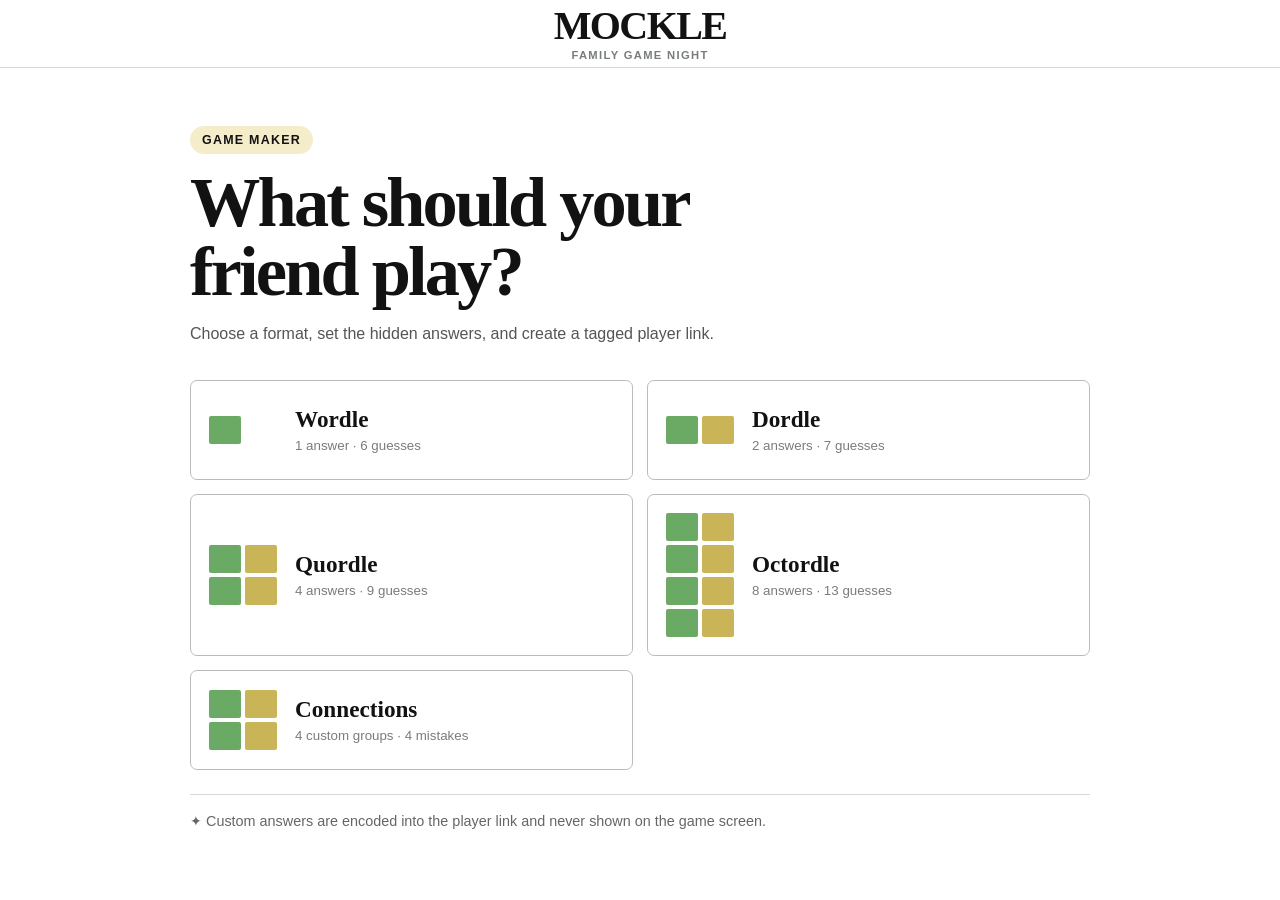
<file: connections/index.html>
<!doctype html>
<html lang="en">
<head>
<meta charset="utf-8">
<meta name="viewport" content="width=device-width,initial-scale=1">
<title>A custom Connections puzzle is waiting | Mockle</title>
<meta name="description" content="Someone made you a custom four-groups-of-four puzzle.">
<meta property="og:url" content="https://kylecoombs.com/mockle/connections/">
<meta property="og:type" content="website">
<meta property="og:site_name" content="Mockle">
<meta property="og:title" content="A custom Connections puzzle is waiting">
<meta property="og:description" content="Find four groups of four in a puzzle made just for you.">
<meta property="og:image" content="https://kylecoombs.com/mockle/share-connections.png">
<meta property="og:image:width" content="1200">
<meta property="og:image:height" content="630">
<meta name="twitter:card" content="summary_large_image">
<meta name="twitter:title" content="A custom Connections puzzle is waiting">
<meta name="twitter:description" content="Find four groups of four in a puzzle made just for you.">
<meta name="twitter:image" content="https://kylecoombs.com/mockle/share-connections.png">
<link rel="icon" href="../favicon-192.png">
<link rel="stylesheet" href="../mock.css?v=9">
</head>
<body>
<div id="mock-app"></div>
<script src="../mock-v2.js?v=9"></script>
</body>
</html>
</file>
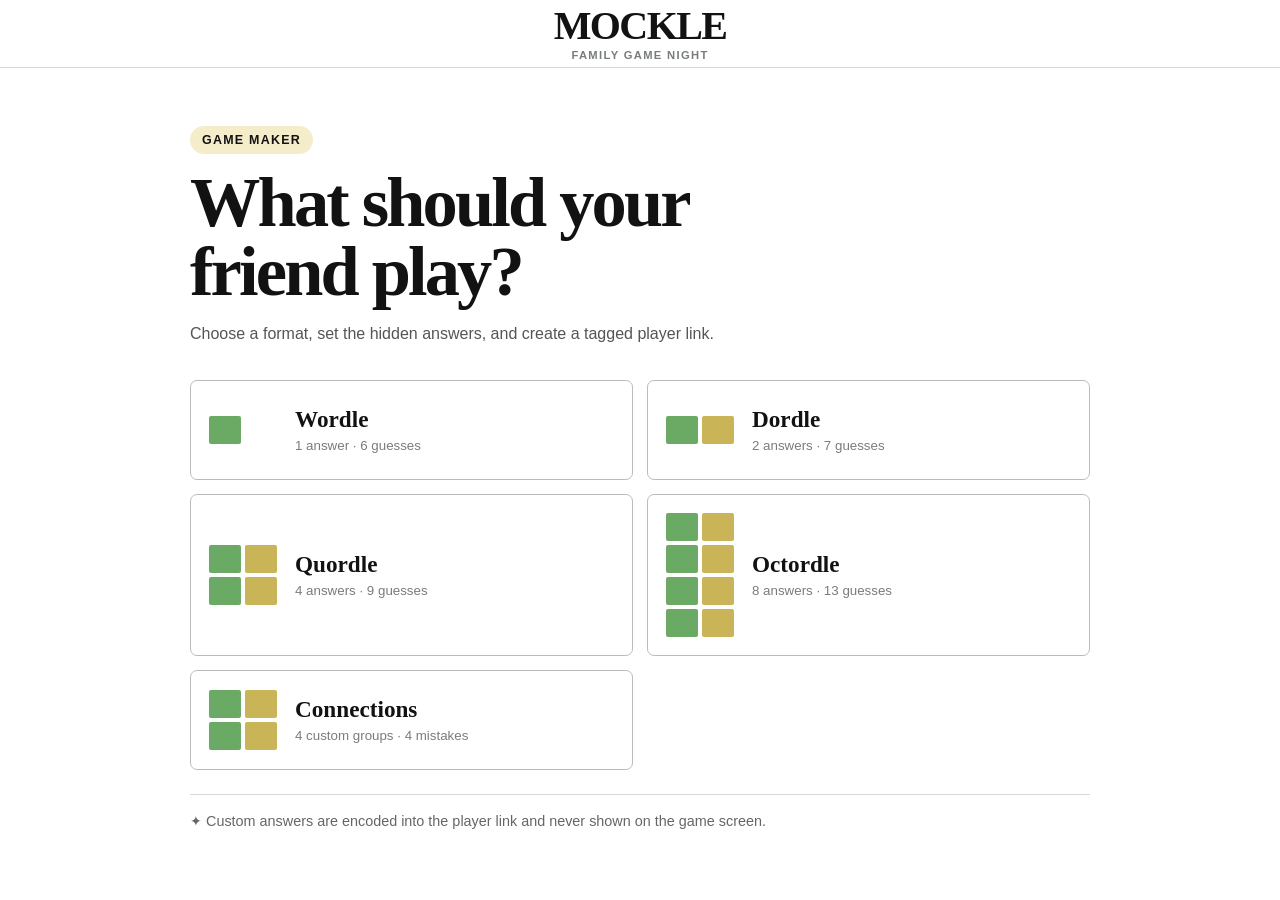
<file: dordle/index.html>
<!doctype html>
<html lang="en">
<head>
<meta charset="utf-8">
<meta name="viewport" content="width=device-width,initial-scale=1">
<title>A custom Dordle is waiting | Mockle</title>
<meta name="description" content="Someone made you a custom two-word puzzle.">
<meta property="og:url" content="https://kylecoombs.com/mockle/dordle/">
<meta property="og:type" content="website">
<meta property="og:site_name" content="Mockle">
<meta property="og:title" content="A custom Dordle is waiting">
<meta property="og:description" content="Two hidden words. Seven guesses. Made just for you.">
<meta property="og:image" content="https://kylecoombs.com/mockle/share-dordle.png">
<meta property="og:image:width" content="1200">
<meta property="og:image:height" content="630">
<meta name="twitter:card" content="summary_large_image">
<meta name="twitter:title" content="A custom Dordle is waiting">
<meta name="twitter:description" content="Two hidden words. Seven guesses. Made just for you.">
<meta name="twitter:image" content="https://kylecoombs.com/mockle/share-dordle.png">
<link rel="icon" href="../favicon-192.png">
<link rel="stylesheet" href="../mock.css?v=9">
</head>
<body>
<div id="mock-app"></div>
<script src="../mock-v2.js?v=9"></script>
</body>
</html>
</file>
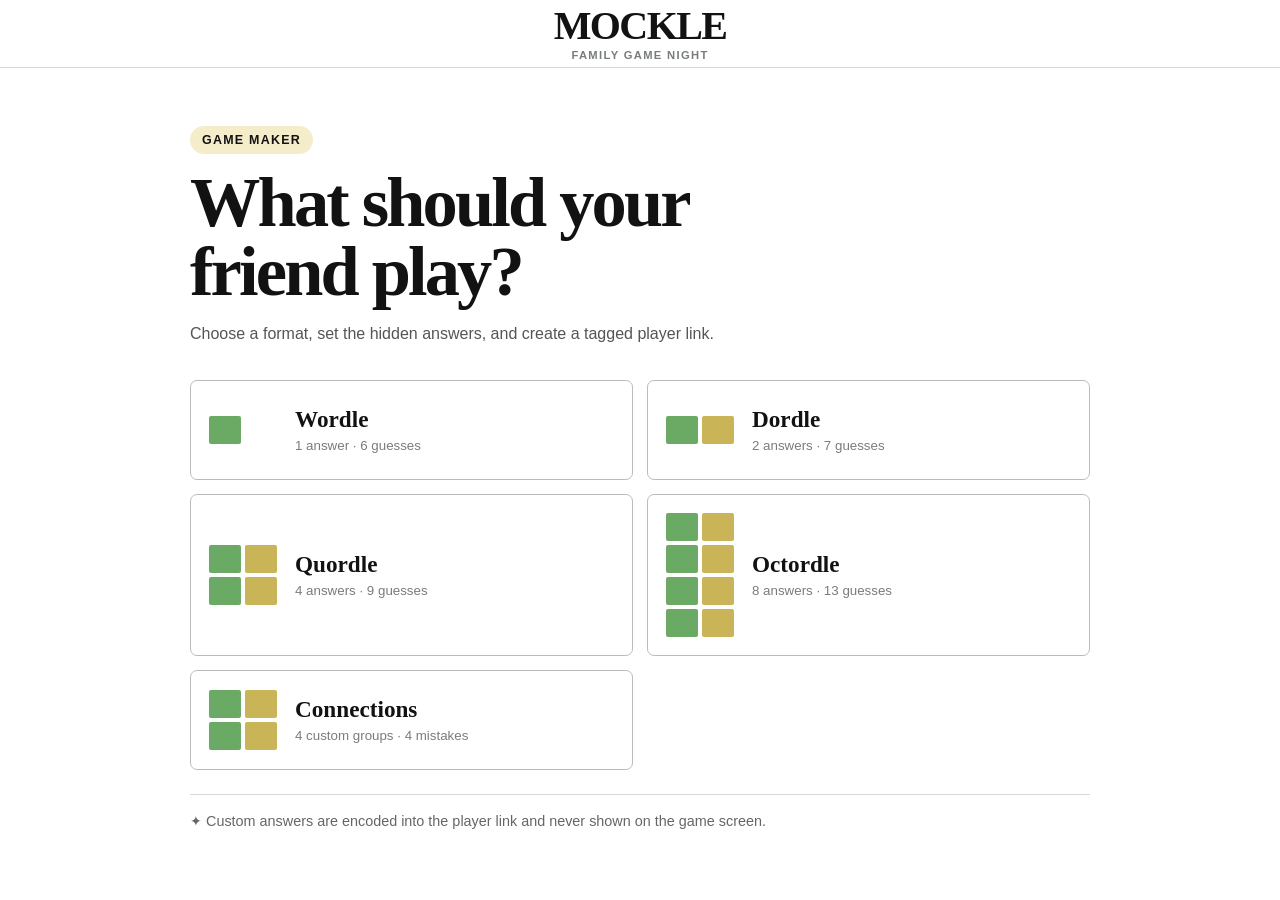
<file: octordle/index.html>
<!doctype html>
<html lang="en">
<head>
<meta charset="utf-8">
<meta name="viewport" content="width=device-width,initial-scale=1">
<title>A custom Octordle is waiting | Mockle</title>
<meta name="description" content="Someone made you a custom eight-word puzzle.">
<meta property="og:url" content="https://kylecoombs.com/mockle/octordle/">
<meta property="og:type" content="website">
<meta property="og:site_name" content="Mockle">
<meta property="og:title" content="A custom Octordle is waiting">
<meta property="og:description" content="Eight hidden words. Thirteen guesses. Made just for you.">
<meta property="og:image" content="https://kylecoombs.com/mockle/share-octordle.png">
<meta property="og:image:width" content="1200">
<meta property="og:image:height" content="630">
<meta name="twitter:card" content="summary_large_image">
<meta name="twitter:title" content="A custom Octordle is waiting">
<meta name="twitter:description" content="Eight hidden words. Thirteen guesses. Made just for you.">
<meta name="twitter:image" content="https://kylecoombs.com/mockle/share-octordle.png">
<link rel="icon" href="../favicon-192.png">
<link rel="stylesheet" href="../mock.css?v=9">
</head>
<body>
<div id="mock-app"></div>
<script src="../mock-v2.js?v=9"></script>
</body>
</html>
</file>
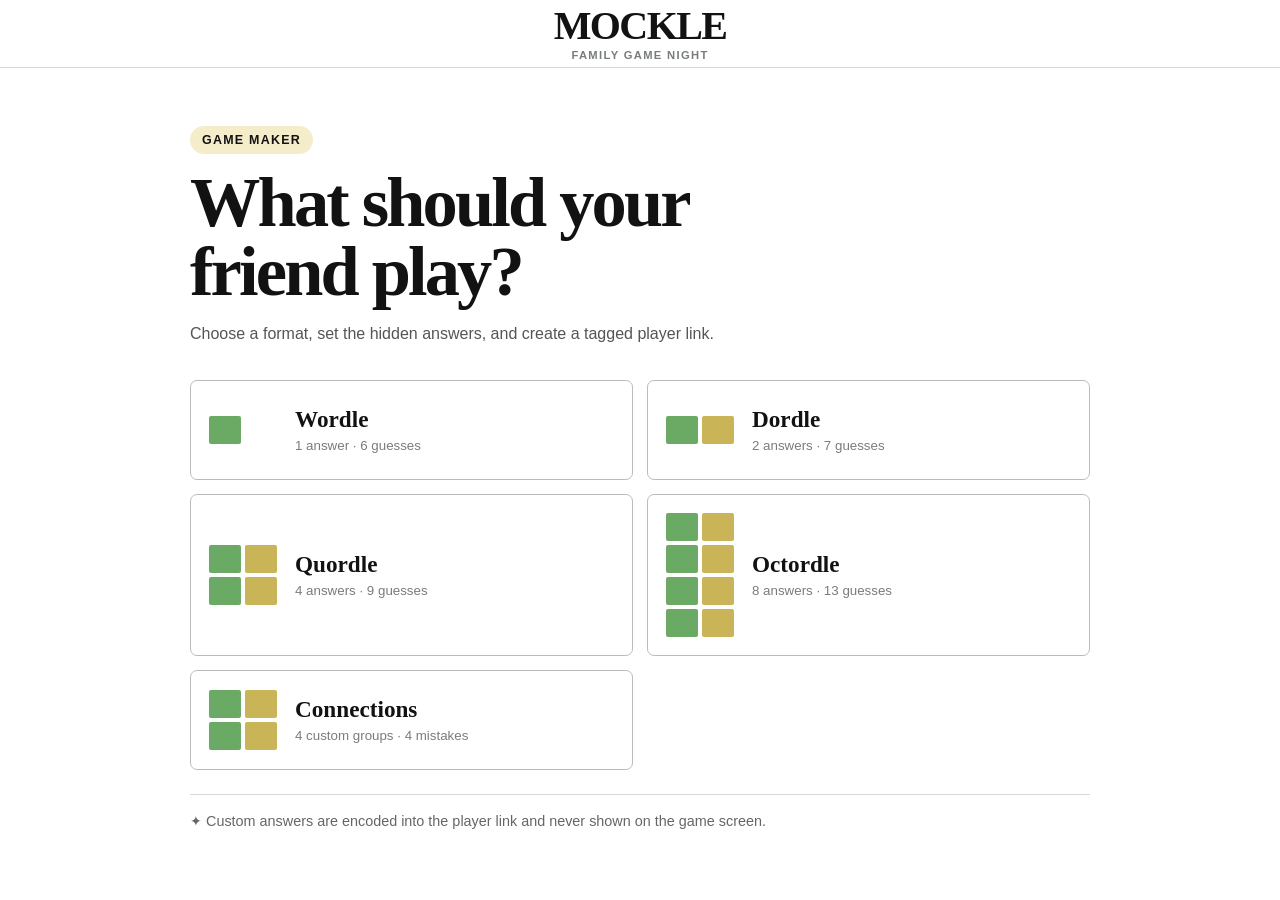
<file: quordle/index.html>
<!doctype html>
<html lang="en">
<head>
<meta charset="utf-8">
<meta name="viewport" content="width=device-width,initial-scale=1">
<title>A custom Quordle is waiting | Mockle</title>
<meta name="description" content="Someone made you a custom four-word puzzle.">
<meta property="og:url" content="https://kylecoombs.com/mockle/quordle/">
<meta property="og:type" content="website">
<meta property="og:site_name" content="Mockle">
<meta property="og:title" content="A custom Quordle is waiting">
<meta property="og:description" content="Four hidden words. Nine guesses. Made just for you.">
<meta property="og:image" content="https://kylecoombs.com/mockle/share-quordle.png">
<meta property="og:image:width" content="1200">
<meta property="og:image:height" content="630">
<meta name="twitter:card" content="summary_large_image">
<meta name="twitter:title" content="A custom Quordle is waiting">
<meta name="twitter:description" content="Four hidden words. Nine guesses. Made just for you.">
<meta name="twitter:image" content="https://kylecoombs.com/mockle/share-quordle.png">
<link rel="icon" href="../favicon-192.png">
<link rel="stylesheet" href="../mock.css?v=9">
</head>
<body>
<div id="mock-app"></div>
<script src="../mock-v2.js?v=9"></script>
</body>
</html>
</file>
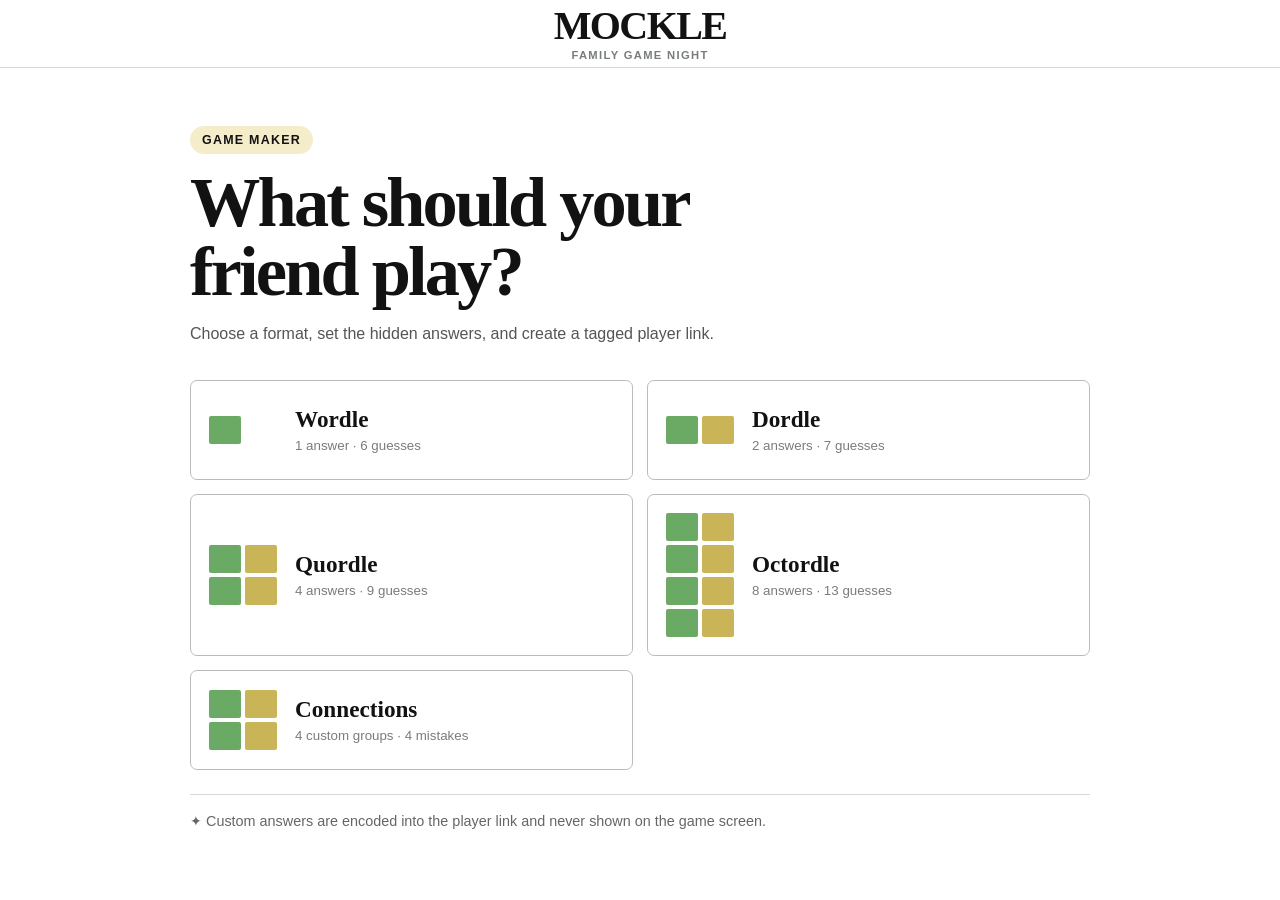
<file: wordle/index.html>
<!doctype html>
<html lang="en">
<head>
<meta charset="utf-8">
<meta name="viewport" content="width=device-width,initial-scale=1">
<title>A custom Wordle is waiting | Mockle</title>
<meta name="description" content="Someone made you a custom five-letter word puzzle.">
<meta property="og:url" content="https://kylecoombs.com/mockle/wordle/">
<meta property="og:type" content="website">
<meta property="og:site_name" content="Mockle">
<meta property="og:title" content="A custom Wordle is waiting">
<meta property="og:description" content="Someone made this five-letter word puzzle just for you.">
<meta property="og:image" content="https://kylecoombs.com/mockle/share-wordle.png">
<meta property="og:image:width" content="1200">
<meta property="og:image:height" content="630">
<meta name="twitter:card" content="summary_large_image">
<meta name="twitter:title" content="A custom Wordle is waiting">
<meta name="twitter:description" content="Someone made this five-letter word puzzle just for you.">
<meta name="twitter:image" content="https://kylecoombs.com/mockle/share-wordle.png">
<link rel="icon" href="../favicon-192.png">
<link rel="stylesheet" href="../mock.css?v=9">
</head>
<body>
<div id="mock-app"></div>
<script src="../mock-v2.js?v=9"></script>
</body>
</html>
</file>
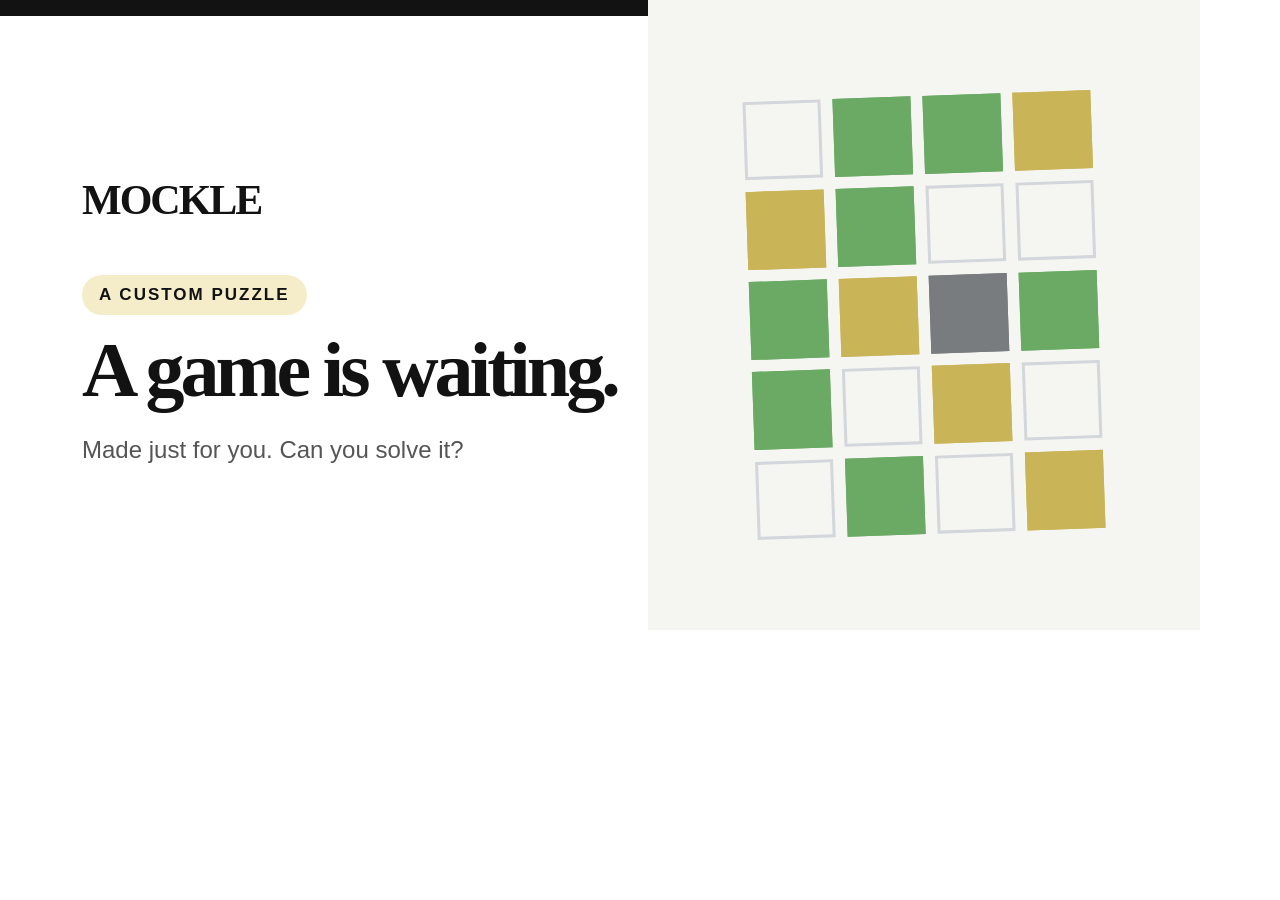
<file: social-card.html>
<!doctype html>
<html lang="en">
<head>
<meta charset="utf-8">
<meta name="viewport" content="width=device-width">
<style>
*{box-sizing:border-box}html,body{width:1200px;height:630px;margin:0;overflow:hidden}body{display:grid;grid-template-columns:1.08fr .92fr;background:#fff;color:#121213;font-family:Arial,sans-serif}.copy{display:flex;flex-direction:column;justify-content:center;padding:70px 30px 70px 82px;border-top:16px solid #121213}.brand{font:700 42px/1 Georgia,serif;letter-spacing:-2px}.eyebrow{width:max-content;margin:54px 0 18px;border-radius:99px;background:#f5edc9;padding:10px 17px;font-size:17px;font-weight:800;letter-spacing:2px}.copy h1{max-width:620px;margin:0;font:700 78px/.96 Georgia,serif;letter-spacing:-4px}.copy p{margin:26px 0 0;color:#555;font-size:24px;line-height:1.35}.art{display:grid;place-items:center;background:#f5f5f2;padding:46px}.boards{display:grid;grid-template-columns:repeat(2,170px);gap:18px;transform:rotate(-2deg)}.board{display:grid;grid-template-columns:repeat(5,1fr);gap:5px;border-radius:9px;background:#fff;padding:13px;box-shadow:0 12px 25px #0002}.tile{aspect-ratio:1;border:3px solid #d3d6da}.tile:nth-child(2),.tile:nth-child(6),.tile:nth-child(13){border-color:#6aaa64;background:#6aaa64}.tile:nth-child(4),.tile:nth-child(9){border-color:#c9b458;background:#c9b458}.tile:nth-child(11){border-color:#787c7e;background:#787c7e}.connections{width:430px;display:grid;gap:15px;transform:rotate(-2deg)}.connection{height:94px;display:grid;place-items:center;border-radius:10px;color:#242424;font-size:20px;font-weight:900;letter-spacing:2px}.connection:nth-child(1){background:#f9df6d}.connection:nth-child(2){background:#a0c35a}.connection:nth-child(3){background:#b0c4ef}.connection:nth-child(4){background:#ba81c5}.generic{display:grid;grid-template-columns:repeat(4,78px);gap:12px;transform:rotate(-2deg)}.generic .tile{width:78px}.generic .tile:nth-child(3n){border-color:#6aaa64;background:#6aaa64}.generic .tile:nth-child(5n){border-color:#c9b458;background:#c9b458}
</style>
</head>
<body>
<section class="copy"><div class="brand">MOCKLE</div><div class="eyebrow">A CUSTOM PUZZLE</div><h1></h1><p>Made just for you. Can you solve it?</p></section>
<section class="art"></section>
<script>
const type=new URLSearchParams(location.search).get('type')||'mockle';
const names={mockle:'A game is waiting.',wordle:'Your Wordle is waiting.',dordle:'Two words. One challenge.',quordle:'Four words. Nine guesses.',octordle:'Eight words. Thirteen guesses.',connections:'Find four groups of four.'};
document.querySelector('h1').textContent=names[type]||names.mockle;
const art=document.querySelector('.art');
if(type==='connections'){
  art.innerHTML='<div class="connections"><div class="connection">FOUR WORDS</div><div class="connection">ONE CONNECTION</div><div class="connection">FOUR GROUPS</div><div class="connection">FOUR MISTAKES</div></div>';
}else if(type==='mockle'){
  art.innerHTML='<div class="generic">'+Array.from({length:20},()=>'<i class="tile"></i>').join('')+'</div>';
}else{
  const count={wordle:1,dordle:2,quordle:4,octordle:8}[type];
  art.innerHTML='<div class="boards">'+Array.from({length:count},()=>'<div class="board">'+Array.from({length:15},()=>'<i class="tile"></i>').join('')+'</div>').join('')+'</div>';
  if(count===1)document.querySelector('.boards').style.gridTemplateColumns='300px';
  if(count===8){document.querySelector('.boards').style.gridTemplateColumns='repeat(4,105px)';document.querySelectorAll('.board').forEach(board=>board.style.padding='8px')}
}
</script>
</body>
</html>
</file>
<file: mock.css>
#mock-app{--ink:#121213;--line:#d3d6da;--green:#6aaa64;--yellow:#c9b458;--gray:#787c7e;position:fixed;inset:0;z-index:9999;overflow:auto;background:#fff;color:var(--ink);font:16px Arial,sans-serif}#mock-app *{box-sizing:border-box}#mock-app button{font:inherit}.mock-icon,.mock-choices button,.setup-actions button,.move-group,.editor-save button,.mock-actions button,.mock-word,.mock-key{color:var(--ink)}#mock-app header{position:sticky;top:0;z-index:2;display:grid;grid-template-columns:48px 1fr 48px;align-items:center;min-height:66px;border-bottom:1px solid var(--line);background:#fffffff2;padding:6px 12px;text-align:center}#mock-app h1{margin:0;font:700 clamp(1.8rem,6vw,2.5rem)/1 Georgia,serif;letter-spacing:-.04em}#mock-app header p{margin:3px 0 0;color:#787c7e;font-size:.7rem;font-weight:700;letter-spacing:.12em;text-transform:uppercase}.mock-icon{width:42px;height:42px;border:0;border-radius:50%;background:transparent;font-size:1.3rem;font-weight:800;cursor:pointer}.mock-picker{width:min(900px,calc(100% - 32px));margin:auto;padding:58px 0}.mock-intro{max-width:650px}.mock-intro b{display:inline-block;border-radius:99px;background:#f5edc9;padding:7px 12px;font-size:.78rem;letter-spacing:.1em;text-transform:uppercase}.mock-intro h2{margin:14px 0;font:700 clamp(2.2rem,7vw,4.4rem)/.98 Georgia,serif;letter-spacing:-.04em}.mock-intro p{color:#555;line-height:1.5}.mock-choices{display:grid;grid-template-columns:1fr 1fr;gap:14px;margin-top:34px}.mock-choices button{min-height:100px;display:flex;align-items:center;gap:18px;border:1px solid #bbb;border-radius:7px;background:#fff;padding:18px;cursor:pointer;text-align:left}.mock-choices button:hover{transform:translateY(-2px);box-shadow:0 7px 20px #0001}.mock-preview{width:68px;display:grid;grid-template-columns:1fr 1fr;gap:4px}.mock-preview i{height:28px;background:var(--green);border-radius:2px}.mock-preview i:nth-child(even){background:var(--yellow)}.mock-choices strong{display:block;font:700 1.45rem Georgia,serif}.mock-choices small{display:block;margin-top:5px;color:#787c7e}.mock-game{width:min(1050px,100%);margin:auto;padding:12px}.mock-status{display:flex;justify-content:space-between;max-width:550px;margin:0 auto 10px;color:#777;font-size:.78rem;text-transform:uppercase}.mock-boards{--cols:1;--tile:clamp(27px,7vw,52px);display:grid;grid-template-columns:repeat(var(--cols),minmax(0,1fr));gap:18px 8px;justify-content:center;max-width:800px;margin:auto}.mock-boards[data-n="1"]{max-width:340px}.mock-boards[data-n="2"],.mock-boards[data-n="4"],.mock-boards[data-n="8"]{--cols:2;--tile:clamp(25px,6.6vw,44px)}.mock-board,.mock-row{display:grid;gap:4px;justify-content:center}.mock-row{grid-template-columns:repeat(5,var(--tile))}.mock-tile{width:var(--tile);height:var(--tile);display:grid;place-items:center;border:2px solid var(--line);font-size:calc(var(--tile)*.5);font-weight:800}.mock-tile.filled{border-color:#878a8c}.mock-tile.correct,.mock-tile.present,.mock-tile.absent{border:0;color:#fff}.mock-tile.correct{background:var(--green)}.mock-tile.present{background:var(--yellow)}.mock-tile.absent{background:var(--gray)}.mock-toast{min-height:36px;display:grid;place-items:center;font-size:.85rem;font-weight:800}.mock-toast span{background:#111;color:#fff;border-radius:4px;padding:8px}.mock-keyboard{width:min(500px,100%);display:grid;gap:7px;margin:auto}.mock-key-row{display:flex;gap:5px;justify-content:center}.mock-key{height:56px;min-width:0;flex:1;border:0;border-radius:4px;background:#d3d6da;font-size:.8rem;font-weight:800;cursor:pointer}.mock-key.wide{flex:1.5}.mock-key.correct,.mock-key.present,.mock-key.absent{color:#fff}.mock-key.correct{background:var(--green)}.mock-key.present{background:var(--yellow)}.mock-key.absent{background:var(--gray)}.mock-connections{max-width:700px;margin:auto;padding:34px 12px;text-align:center}.mock-cgrid{display:grid;grid-template-columns:repeat(4,1fr);gap:8px}.mock-word,.mock-group{min-height:72px;border:0;border-radius:6px;font-weight:800;text-transform:uppercase}.mock-word{background:#efefe6;padding:5px;cursor:pointer;font-size:clamp(.65rem,2.2vw,.88rem)}.mock-word.selected{background:#5a594e;color:#fff;transform:scale(.96)}.mock-group{display:grid;place-items:center;margin-bottom:8px;padding:8px}.mock-group.level-0{background:#f9df6d}.mock-group.level-1{background:#a0c35a}.mock-group.level-2{background:#b0c4ef}.mock-group.level-3{background:#ba81c5}.mock-group span{display:block;margin-top:4px;font-size:.75rem;font-weight:500}.mock-actions{display:flex;justify-content:center;gap:8px;margin-top:12px}.mock-actions button{min-height:44px;border:1px solid #111;border-radius:99px;background:#fff;padding:0 16px;font-weight:700;cursor:pointer}.mock-actions .primary{background:#111;color:#fff}.mock-actions button:disabled{opacity:.35}.mock-msg{min-height:34px;display:grid;place-items:center;font-weight:800}.mock-footer{margin-top:35px;border-top:1px solid var(--line);background:#fafafa;padding:18px;color:#626262;font-size:.72rem;line-height:1.45;text-align:center}.mock-note{margin-top:24px;border-top:1px solid var(--line);padding-top:18px;color:#666;font-size:.9rem}@media(max-width:620px){.mock-picker{padding-top:35px}.mock-choices{grid-template-columns:1fr}.mock-cgrid{gap:5px}.mock-word,.mock-group{min-height:62px}.mock-actions button{padding:0 11px;font-size:.82rem}}@media(max-width:390px){.mock-game{padding:6px}.mock-board,.mock-row{gap:3px}.mock-boards{gap:12px 4px}}
.mock-setup{width:min(720px,calc(100% - 32px));margin:auto;padding:42px 0}.setup-heading>span{display:inline-block;border-radius:99px;background:#f5edc9;padding:7px 12px;font-size:.78rem;font-weight:800;letter-spacing:.1em;text-transform:uppercase}.setup-heading h2{margin:13px 0 8px;font:700 clamp(2rem,6vw,3.5rem)/1 Georgia,serif}.setup-heading p{margin:0 0 28px;color:#555;line-height:1.5}.setup-label,.answer-label,.group-fields label,.link-output{display:grid;gap:7px;font-weight:700}.setup-label>span{color:#777;font-size:.78rem;font-weight:400}.setup-label input,.answer-label input,.group-fields input,.link-output input{width:100%;min-height:48px;border:1px solid #999;border-radius:5px;background:#fff;padding:10px 12px;color:#111;font-size:1rem}.setup-label input:focus,.answer-label input:focus,.group-fields input:focus{border-color:#111;outline:2px solid #1111}.answer-fields{display:grid;grid-template-columns:repeat(2,minmax(0,1fr));gap:14px;margin-top:22px}.answer-label input{text-transform:uppercase;font-size:1.2rem;font-weight:800;letter-spacing:.14em}.group-fields{display:grid;gap:12px;border:1px solid #ccc;border-radius:7px;padding:15px}.group-order{display:flex;align-items:center;justify-content:space-between;gap:10px}.group-order>strong{font-size:.88rem}.group-order>span{display:flex;gap:6px}.move-group{min-height:36px;border:1px solid #888;border-radius:99px;background:#fff;padding:0 11px;font-size:.78rem;font-weight:700;cursor:pointer}.move-group:disabled{opacity:.3;cursor:default}.setup-error{min-height:24px;margin:14px 0 4px;color:#b3261e;font-weight:700}.setup-actions{display:flex;justify-content:flex-end;gap:9px}.setup-actions button{min-height:48px;border:1px solid #111;border-radius:99px;background:#fff;padding:0 20px;font-weight:800;cursor:pointer}.setup-actions .primary{background:#111;color:#fff}.link-output{margin-top:18px}.link-output input{font-family:monospace;font-size:.82rem;font-weight:400}.privacy-note{color:#777;font-size:.78rem;line-height:1.45}.tag-line{margin:6px 0;color:#666;font-weight:700}@media(max-width:620px){.answer-fields{grid-template-columns:1fr}.setup-actions{flex-direction:column-reverse}.setup-actions button{width:100%}}
.mock-footer summary{display:inline-block;border:1px solid #aaa;border-radius:999px;background:#fff;padding:7px 13px;color:#555;font-size:.76rem;font-weight:700;cursor:pointer;list-style:none}.mock-footer summary::-webkit-details-marker{display:none}.mock-footer summary::after{content:' +';font-weight:400}.mock-footer[open] summary::after{content:' −'}.mock-footer p{max-width:760px;margin:14px auto 0}.mock-footer:not([open]){padding-block:12px}
.draft-status{margin:12px 0 0;color:#58704b;font-size:.85rem;font-weight:700}.creator-tools{display:flex;align-items:center;justify-content:center;gap:12px;border-bottom:1px solid var(--line);background:#f7f7f5;padding:9px 12px;color:#666;font-size:.78rem;font-weight:700;text-transform:uppercase}.creator-tools button{min-height:36px;border:1px solid #111;border-radius:99px;background:#fff;padding:0 14px;font-weight:800;cursor:pointer;text-transform:none}
.editor-save{display:grid;grid-template-columns:1fr auto;align-items:center;gap:14px;margin-top:16px;border:1px solid #c8c8c0;border-radius:7px;background:#f7f7f5;padding:14px}.editor-save strong,.editor-save span{display:block}.editor-save span{margin-top:4px;color:#666;font-size:.82rem;line-height:1.4}.editor-save button{min-height:42px;border:1px solid #111;border-radius:99px;background:#fff;padding:0 15px;font-weight:800;cursor:pointer}.editor-link-output{grid-column:1/-1;width:100%;min-height:42px;border:1px solid #999;border-radius:5px;padding:8px;font:12px monospace}@media(max-width:620px){.editor-save{grid-template-columns:1fr}.editor-save button{width:100%}}
.win-modal{position:fixed;inset:0;z-index:100;display:grid;place-items:center;background:#0009;padding:20px}.win-card{width:min(440px,100%);border-radius:10px;background:#fff;padding:30px 26px;text-align:center;box-shadow:0 18px 60px #0005}.win-card>span{color:#666;font-size:.72rem;font-weight:800;letter-spacing:.12em;text-transform:uppercase}.win-card h2{margin:10px 0 14px;font:700 2rem/1.1 Georgia,serif}.win-card p{margin:0 auto 24px;font-size:1.08rem;line-height:1.55;white-space:pre-wrap}.win-card button{min-width:110px;min-height:44px;border:1px solid #111;border-radius:99px;background:#111;padding:0 20px;color:#fff;font-size:.95rem;font-weight:800;cursor:pointer}.win-card button:focus-visible{outline:3px solid #5aa5ff;outline-offset:3px}
</file>
